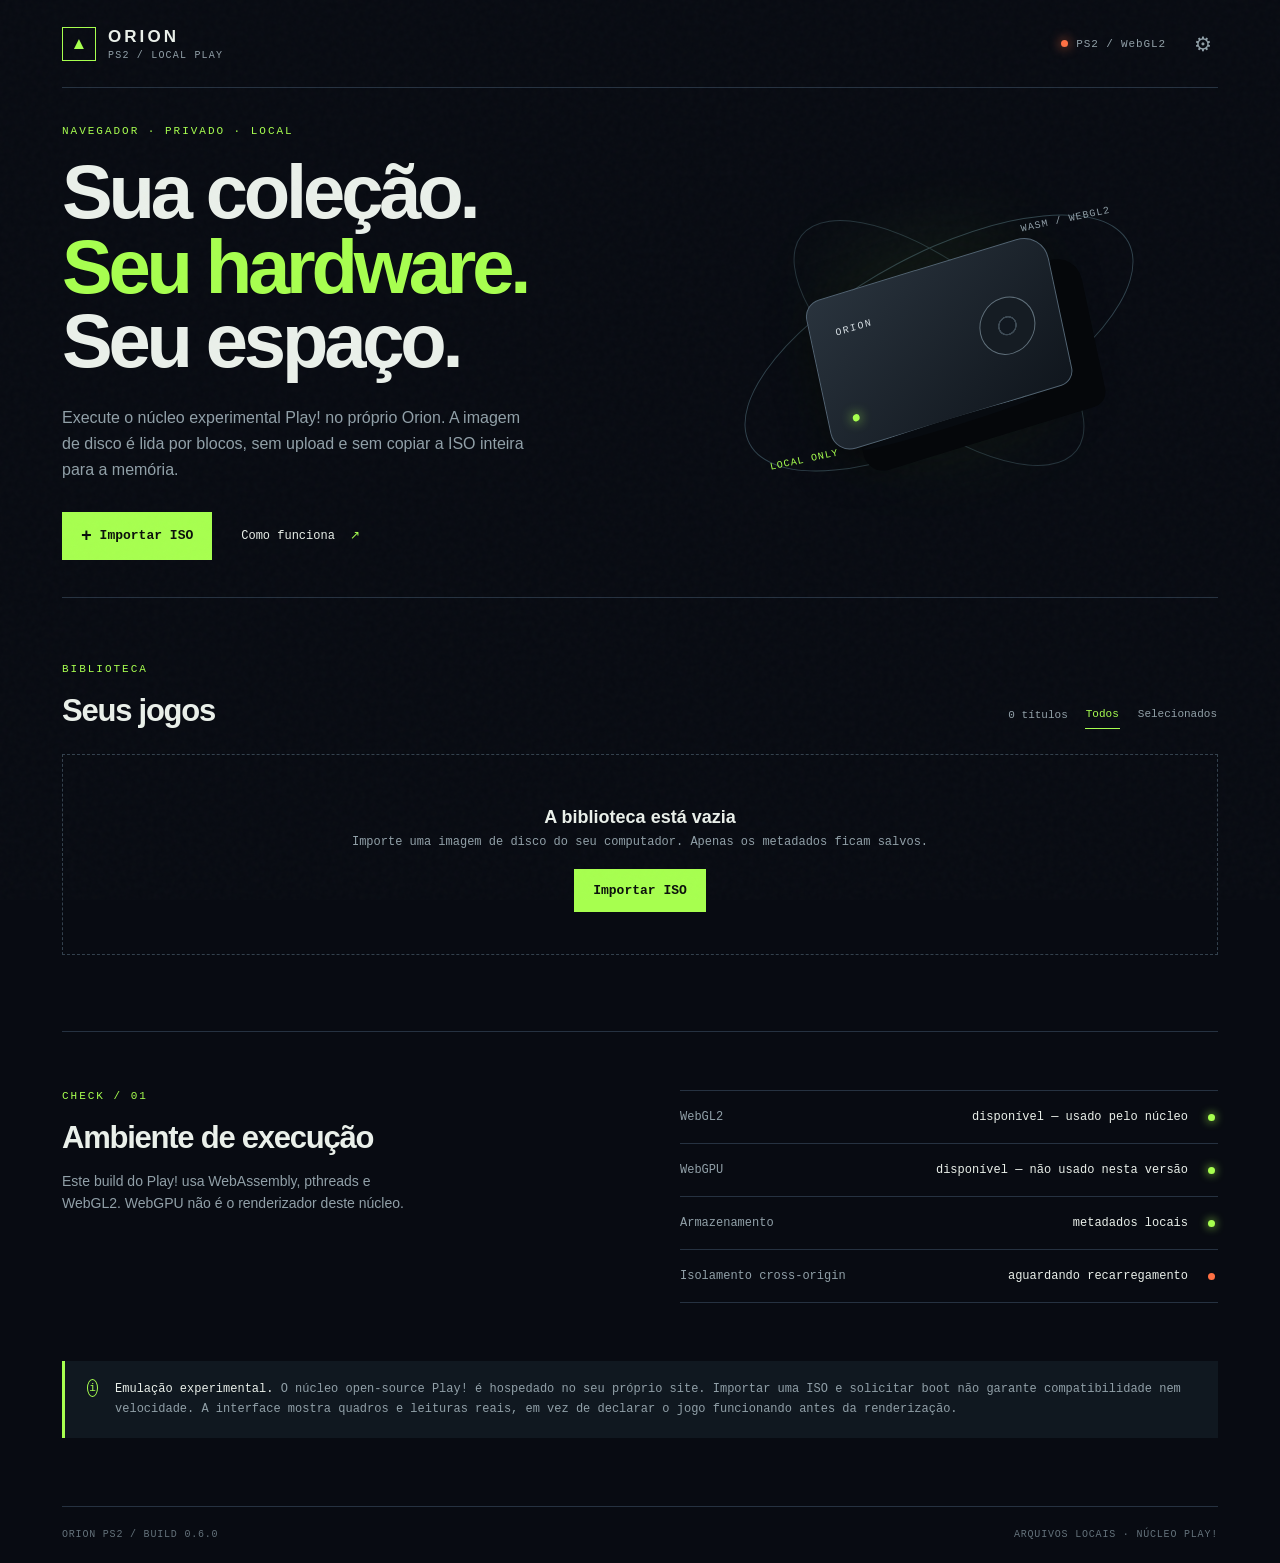
<file: index.html>
<!doctype html>
<html lang="pt-BR">
<head>
  <meta charset="UTF-8">
  <meta name="viewport" content="width=device-width, initial-scale=1">
  <meta name="theme-color" content="#080b12">
  <meta name="description" content="Orion PS2 — player experimental no navegador, com leitura local de discos por blocos e núcleo Play! WebAssembly.">
  <title>Orion PS2 — Player local</title>
  <link rel="icon" href="data:image/svg+xml,%3Csvg xmlns='http://www.w3.org/2000/svg' viewBox='0 0 100 100'%3E%3Crect width='100' height='100' rx='22' fill='%23080b12'/%3E%3Cpath d='M20 64 50 18l30 46H63l-13-22-13 22Z' fill='%23a7ff4f'/%3E%3C/svg%3E">
  <link rel="stylesheet" href="styles.css?v=0.4.1">
</head>
<body>
  <div class="noise"></div>
  <div class="shell">
    <header class="topbar"><a class="brand" href="#top" aria-label="Orion PS2 início"><span class="brand-mark">▲</span><span><strong>ORION</strong><small>PS2 / LOCAL PLAY</small></span></a><div class="top-actions"><span class="status-pill"><i></i><span id="gpuStatus">Verificando ambiente</span></span><button class="icon-btn" id="settingsBtn" aria-label="Abrir configurações">⚙</button></div></header>
    <main id="top">
      <section class="hero">
        <div class="hero-copy"><p class="eyebrow">NAVEGADOR · PRIVADO · LOCAL</p><h1>Sua coleção.<br><em>Seu hardware.</em><br>Seu espaço.</h1><p class="lede">Execute o núcleo experimental Play! no próprio Orion. A imagem de disco é lida por blocos, sem upload e sem copiar a ISO inteira para a memória.</p><div class="hero-actions"><button class="primary-btn" id="importGameBtn"><span>+</span> Importar ISO</button><button class="text-btn" id="howBtn">Como funciona <span>↗</span></button></div><input id="gameInput" type="file" accept=".iso,.bin,.chd,.cso,.isz" hidden></div>
        <div class="hero-visual" aria-label="Ilustração do console Orion"><div class="orbit orbit-one"></div><div class="orbit orbit-two"></div><div class="console-card"><div class="console-glow"></div><div class="console-shape"><span class="console-logo">ORION</span><span class="console-disc"></span><span class="console-led"></span></div><span class="floating-label label-a">WASM / WEBGL2</span><span class="floating-label label-b">LOCAL ONLY</span></div></div>
      </section>
      <section class="library-section"><div class="section-head"><div><p class="eyebrow">BIBLIOTECA</p><h2>Seus jogos</h2></div><div class="library-tools"><span id="gameCount">0 títulos</span><button class="filter-btn active" data-filter="all">Todos</button><button class="filter-btn" data-filter="selected">Selecionados</button></div></div><div id="libraryGrid" class="library-grid"></div></section>
      <section class="diagnostics"><div class="diag-heading"><p class="eyebrow">CHECK / 01</p><h2>Ambiente de execução</h2><p>Este build do Play! usa WebAssembly, pthreads e WebGL2. WebGPU não é o renderizador deste núcleo.</p></div><div class="diag-list">
        <div class="diag-row"><span>WebGL2</span><strong id="webglCheck">Verificando…</strong><i id="webglDot" class="diag-dot"></i></div>
        <div class="diag-row"><span>WebGPU</span><strong id="webgpuCheck">Verificando…</strong><i id="webgpuDot" class="diag-dot"></i></div>
        <div class="diag-row"><span>Armazenamento</span><strong id="storageCheck">Verificando…</strong><i id="storageDot" class="diag-dot"></i></div>
        <div class="diag-row"><span>Isolamento cross-origin</span><strong id="isolationCheck">Verificando…</strong><i id="isolationDot" class="diag-dot"></i></div>
      </div></section>
      <section class="notice"><span class="notice-icon">i</span><p><strong>Emulação experimental.</strong> O núcleo open-source Play! é hospedado no seu próprio site. Importar uma ISO e solicitar boot não garante compatibilidade nem velocidade. A interface mostra quadros e leituras reais, em vez de declarar o jogo funcionando antes da renderização.</p></section>
    </main>
    <footer><span>ORION PS2 / BUILD 0.6.0</span><span>ARQUIVOS LOCAIS · NÚCLEO PLAY!</span></footer>
  </div>
  <dialog id="howDialog"><button class="dialog-close" data-close aria-label="Fechar">×</button><p class="eyebrow">FLUXO LOCAL</p><h2>Como o Orion funciona</h2><ol><li>Aguarde a ativação do isolamento; a primeira visita pode recarregar automaticamente.</li><li>Selecione uma ISO extraída e disponível localmente — não um ZIP ou arquivo somente na nuvem.</li><li>O player lê pequenos blocos e solicita o boot ao núcleo.</li><li>Clique no canvas para usar o teclado. Start: Enter; botões: A/Z/S/X.</li></ol><p class="dialog-note">A biblioteca guarda apenas metadados por escolha de privacidade. Ao recarregar, selecione o arquivo novamente. O Play! não exige BIOS externa.</p></dialog>
  <dialog id="emulatorDialog" class="player-dialog"><button class="dialog-close" data-close aria-label="Fechar player">×</button><p class="eyebrow">PLAY! / WASM / WEBGL2</p><h2 id="emulatorName">Seu jogo</h2><p class="dialog-note" id="emulatorMessage" role="status">Aguardando arquivo…</p><div id="playerHost"></div><p id="playerStats" class="dialog-note"></p><button class="text-btn" id="retryFileBtn">Selecionar ISO novamente</button></dialog>
  <dialog id="settingsDialog"><button class="dialog-close" data-close aria-label="Fechar">×</button><p class="eyebrow">CONFIGURAÇÕES</p><h2>Ambiente local</h2><div class="settings-line"><label for="coreModeSelect">Núcleo PS2</label><select id="coreModeSelect" style="background:#101622;color:#eaf0ea;padding:8px;max-width:65%"><option value="optimized">Otimizado · cache nativo + 16 MiB</option><option value="compatibility">Anterior · compatibilidade + 4 MiB</option></select></div><div class="settings-line"><label for="graphicsProfileSelect">Gráficos · todos os jogos</label><select id="graphicsProfileSelect" style="background:#101622;color:#eaf0ea;padding:8px;max-width:65%"><option value="auto">Automático · highp + alpha dupla fonte</option><option value="legacy">Anteriores · perfil 0.5</option></select></div><p class="helper">Automático aplica o núcleo gráfico novo a toda a biblioteca e aos próximos jogos. Dupla fonte é usada apenas se a GPU/navegador suportarem; sem ela, highp continua ativo com fallback. Isso não elimina todos os bugs do Play!. O núcleo Anterior mantém também os gráficos antigos. Feche e inicie o jogo para aplicar.</p><div class="settings-line"><span>Renderizador</span><strong>WebGL2 · resolução nativa</strong></div><div class="settings-line"><span>BIOS externa</span><strong>Não necessária no Play!</strong></div><p class="helper">A ISO permanece no computador, sem upload. O caminho gráfico e a GPU usada aparecem abaixo do canvas. Não há filtro visual de cor nem modificação do jogo.</p><div class="settings-line"><span>Metadados da biblioteca</span><button class="danger-btn" id="clearLibraryBtn">Limpar</button></div></dialog>
  <div id="toast" class="toast" role="status"></div>
  <script type="module" src="app.js?v=0.6.0"></script>
</body>
</html>
</file>
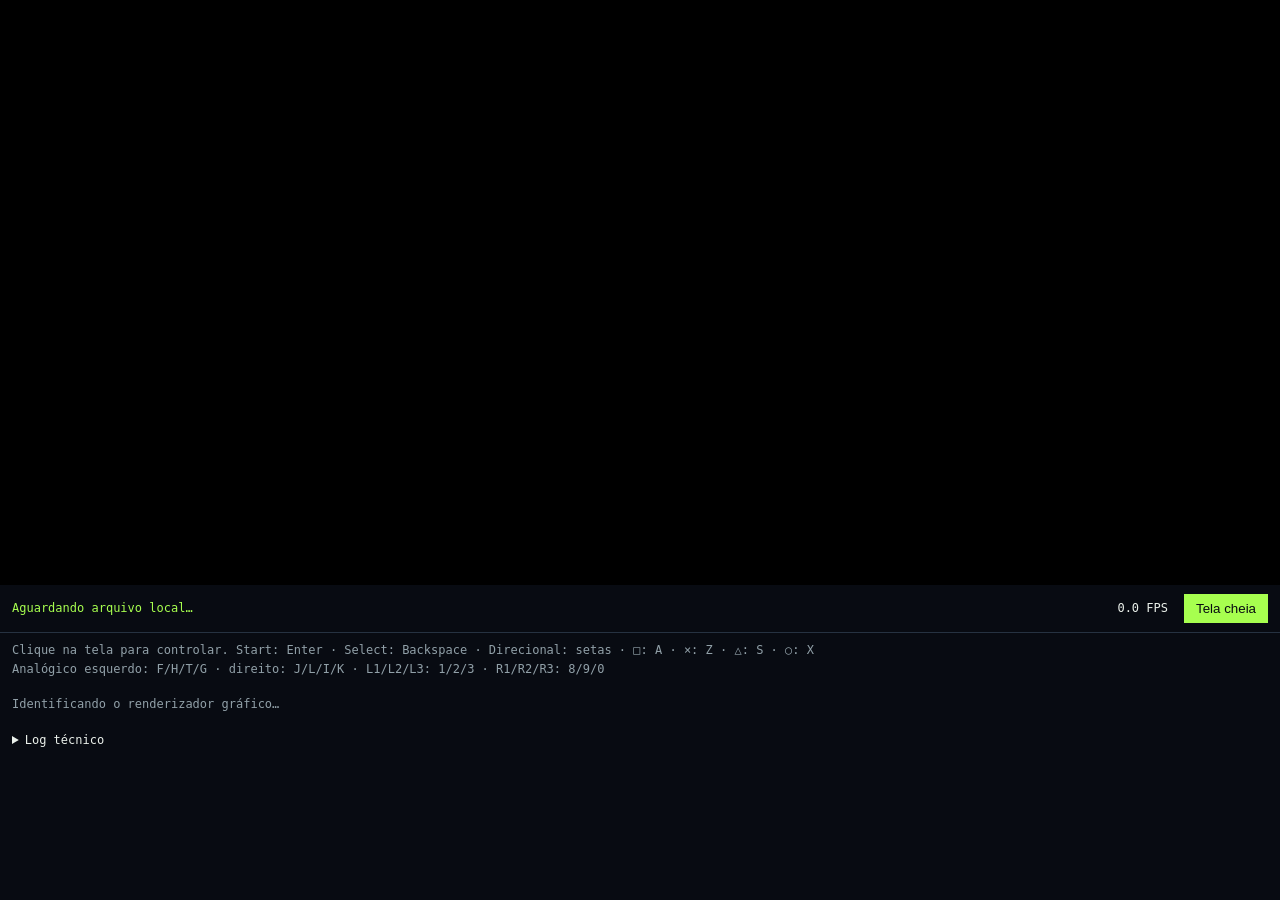
<file: player.html>
<!doctype html>
<html lang="pt-BR">
<head>
  <meta charset="utf-8">
  <meta name="viewport" content="width=device-width, initial-scale=1">
  <title>Orion — Player PS2</title>
  <style>
    :root { color-scheme: dark; }
    body { margin: 0; background: #080b12; color: #eaf0ea; font: 12px/1.6 monospace; }
    #outputCanvas { display: block; width: 100%; max-height: 65vh; aspect-ratio: 4/3; object-fit: contain; background: #000; outline: none; }
    #outputCanvas:focus { outline: 1px solid #a7ff4f; outline-offset: -1px; }
    .toolbar { display: flex; gap: 16px; align-items: center; padding: 9px 12px; border-bottom: 1px solid #263241; }
    #status { flex: 1; color: #a7ff4f; }
    button { background: #a7ff4f; color: #080b12; border: 0; padding: 7px 12px; cursor: pointer; }
    .help { padding: 8px 12px; color: #91a0a8; }
    details { padding: 8px 12px; }
    pre { white-space: pre-wrap; max-height: 130px; overflow: auto; color: #91a0a8; }
  </style>
</head>
<body>
  <canvas id="outputCanvas" width="640" height="480" tabindex="0" aria-label="Tela do emulador PS2 — clique para usar o teclado"></canvas>
  <div class="toolbar"><span id="status" role="status">Aguardando arquivo local…</span><span id="fps">0.0 FPS</span><button id="fullscreenBtn">Tela cheia</button></div>
  <div class="help">Clique na tela para controlar. Start: Enter · Select: Backspace · Direcional: setas · □: A · ×: Z · △: S · ○: X<br>Analógico esquerdo: F/H/T/G · direito: J/L/I/K · L1/L2/L3: 1/2/3 · R1/R2/R3: 8/9/0</div>
  <div class="help" id="gpuInfo">Identificando o renderizador gráfico…</div>
  <details id="logPanel"><summary>Log técnico</summary><pre id="logs"></pre></details>
  <script type="module" src="player.js?v=0.6.0"></script>
</body>
</html>
</file>
<file: styles.css>
:root{--bg:#080b12;--panel:#101620;--panel2:#151d29;--line:#263241;--text:#eaf0ea;--muted:#91a0a8;--lime:#a7ff4f;--orange:#ff7043;--blue:#78a6ff;--mono:'DM Mono',monospace;--sans:'Space Grotesk',sans-serif}*{box-sizing:border-box}html{scroll-behavior:smooth}body{margin:0;background:var(--bg);color:var(--text);font-family:var(--sans);min-height:100vh}.noise{position:fixed;inset:0;pointer-events:none;opacity:.035;background-image:url("data:image/svg+xml,%3Csvg viewBox='0 0 180 180' xmlns='http://www.w3.org/2000/svg'%3E%3Cfilter id='n'%3E%3CfeTurbulence type='fractalNoise' baseFrequency='.9' numOctaves='3' stitchTiles='stitch'/%3E%3C/filter%3E%3Crect width='100%25' height='100%25' filter='url(%23n)' opacity='.7'/%3E%3C/svg%3E")}.shell{max-width:1240px;margin:auto;padding:0 42px}.topbar{height:88px;display:flex;align-items:center;justify-content:space-between;border-bottom:1px solid var(--line)}.brand{display:flex;gap:12px;align-items:center;color:var(--text);text-decoration:none}.brand-mark{display:grid;place-items:center;width:34px;height:34px;border:1px solid var(--lime);color:var(--lime);font-size:17px;transform:rotate(0deg)}.brand strong{font-size:17px;letter-spacing:.18em;display:block}.brand small{display:block;color:var(--muted);font:10px var(--mono);letter-spacing:.12em;margin-top:3px}.top-actions{display:flex;align-items:center;gap:22px}.status-pill{color:var(--muted);font:11px var(--mono);letter-spacing:.08em;display:flex;align-items:center;gap:8px}.status-pill i{width:7px;height:7px;border-radius:50%;background:var(--orange);display:inline-block;box-shadow:0 0 12px var(--orange)}.icon-btn{background:transparent;border:0;color:var(--muted);font-size:20px;cursor:pointer}.hero{min-height:510px;display:grid;grid-template-columns:1fr 1fr;gap:40px;align-items:center;border-bottom:1px solid var(--line)}.eyebrow{color:var(--lime);font:11px var(--mono);letter-spacing:.18em;margin:0 0 18px}.hero h1{font-size:clamp(42px,6vw,76px);line-height:.98;letter-spacing:-.055em;margin:0;font-weight:600}.hero h1 em{color:var(--lime);font-style:normal}.lede{max-width:470px;color:var(--muted);font-size:16px;line-height:1.65;margin:26px 0 28px}.hero-actions{display:flex;gap:23px;align-items:center}.primary-btn,.secondary-btn{border:0;background:var(--lime);color:#0a100b;padding:14px 19px;font:600 13px var(--mono);cursor:pointer;transition:transform .2s,box-shadow .2s}.primary-btn:hover,.secondary-btn:hover{transform:translateY(-2px);box-shadow:0 8px 28px #a7ff4f22}.primary-btn span{font-size:18px;vertical-align:-2px}.text-btn{color:var(--text);background:none;border:0;font:12px var(--mono);cursor:pointer}.text-btn span{color:var(--lime);margin-left:8px}.hero-visual{height:400px;position:relative;display:grid;place-items:center;overflow:hidden}.orbit{position:absolute;border:1px solid #31434d;border-radius:50%;transform:rotate(-28deg)}.orbit-one{width:430px;height:180px}.orbit-two{width:350px;height:150px;transform:rotate(38deg);border-color:#27353e}.console-card{width:390px;height:280px;position:relative;display:grid;place-items:center;transform:rotate(-12deg)}.console-glow{position:absolute;width:180px;height:180px;background:var(--lime);opacity:.09;filter:blur(50px)}.console-shape{width:250px;height:154px;background:linear-gradient(145deg,#29333d,#10161d);border:1px solid #536473;border-radius:16px 28px 14px 22px;transform:skewY(-5deg);box-shadow:28px 30px 0 #05070a,0 14px 40px #0008;position:relative;padding:25px}.console-shape:after{content:'';position:absolute;bottom:-8px;left:28px;width:180px;height:8px;background:#070b10;border-radius:50%}.console-logo{font:10px var(--mono);color:#d5dde2;letter-spacing:.16em}.console-disc{position:absolute;right:25px;top:51px;width:57px;height:57px;border-radius:50%;border:1px solid #60707b;background:radial-gradient(circle,#111820 0 20%,#3d4a54 21% 24%,#151c23 25% 100%)}.console-led{position:absolute;left:24px;bottom:25px;width:7px;height:7px;background:var(--lime);border-radius:50%;box-shadow:0 0 12px var(--lime)}.floating-label{position:absolute;font:10px var(--mono);color:var(--muted);letter-spacing:.1em}.label-a{top:40px;right:0}.label-b{bottom:48px;left:4px;color:var(--lime)}.library-section{padding:65px 0}.section-head{display:flex;align-items:end;justify-content:space-between;margin-bottom:25px}.section-head h2,.diag-heading h2,dialog h2{font-size:31px;letter-spacing:-.04em;margin:0}.library-tools{display:flex;align-items:center;gap:17px;color:var(--muted);font:11px var(--mono)}.filter-btn{color:var(--muted);background:transparent;border:0;border-bottom:1px solid transparent;padding:8px 1px;font:11px var(--mono);cursor:pointer}.filter-btn.active{color:var(--lime);border-color:var(--lime)}.library-grid{min-height:212px}.empty-state{border:1px dashed #33414d;padding:42px;text-align:center}.empty-icon{color:var(--lime);font-size:42px}.empty-state h3{margin:10px 0 7px;font-size:18px}.empty-state p{color:var(--muted);font:12px var(--mono);margin:0 0 20px}.game-card{background:var(--panel);border:1px solid var(--line);min-height:230px;position:relative;display:flex;flex-direction:column;justify-content:space-between;padding:22px;overflow:hidden}.game-card:before{content:'';position:absolute;inset:0;background:linear-gradient(135deg,#a7ff4f0b,transparent 45%);pointer-events:none}.game-art{height:100px;margin:-22px -22px 17px;background:radial-gradient(circle at 72% 20%,#5b6e3b,#1b2530 31%,#101620 65%);display:grid;place-items:center;color:#dce9cc;font-size:30px;font-weight:600}.game-info{position:relative}.game-name{font-size:17px;font-weight:600;margin:0 0 7px;white-space:nowrap;overflow:hidden;text-overflow:ellipsis}.game-meta{color:var(--muted);font:10px var(--mono)}.card-actions{display:flex;align-items:center;justify-content:space-between;margin-top:18px}.play-btn{background:var(--lime);border:0;padding:9px 13px;font:600 11px var(--mono);cursor:pointer}.delete-btn{border:0;color:var(--muted);background:transparent;cursor:pointer}.diagnostics{border-top:1px solid var(--line);padding:58px 0;display:grid;grid-template-columns:1fr 1fr;gap:80px}.diag-heading p:not(.eyebrow){color:var(--muted);font-size:14px;line-height:1.6;max-width:350px}.diag-list{border-top:1px solid var(--line)}.diag-row{padding:19px 0;border-bottom:1px solid var(--line);display:grid;grid-template-columns:1fr auto 10px;align-items:center;gap:20px;font:12px var(--mono)}.diag-row span{color:var(--muted)}.diag-row strong{font-weight:400}.diag-dot{width:7px;height:7px;border-radius:50%;background:var(--orange)}.diag-dot.ok{background:var(--lime);box-shadow:0 0 10px var(--lime)}.notice{background:#101820;border-left:3px solid var(--lime);padding:18px 22px;display:flex;gap:17px;align-items:flex-start;margin-bottom:68px}.notice-icon{color:var(--lime);border:1px solid var(--lime);border-radius:50%;font:11px var(--mono);width:18px;height:18px;text-align:center;line-height:17px}.notice p{margin:0;color:var(--muted);font:12px/1.7 var(--mono)}.notice strong{color:var(--text);font-weight:500}footer{border-top:1px solid var(--line);padding:22px 0;display:flex;justify-content:space-between;color:#63717a;font:10px var(--mono);letter-spacing:.08em}dialog{background:var(--panel2);color:var(--text);border:1px solid var(--line);width:min(500px,calc(100% - 32px));padding:32px;box-shadow:0 25px 90px #000b}dialog::backdrop{background:#000b;backdrop-filter:blur(4px)}dialog h2{margin-bottom:23px}dialog ol{padding-left:21px;color:var(--muted);font:13px/1.8 var(--mono)}dialog li{margin:9px 0}dialog b{color:var(--text)}.dialog-close{position:absolute;right:17px;top:13px;background:none;border:0;color:var(--muted);font-size:25px;cursor:pointer}.dialog-note,.helper{color:var(--muted);font:11px/1.6 var(--mono)}.file-label{display:flex;justify-content:space-between;padding:15px 0;border-bottom:1px solid var(--line);font:12px var(--mono);cursor:pointer}.file-label span{color:var(--lime)}.settings-line{display:flex;justify-content:space-between;align-items:center;padding:16px 0;border-bottom:1px solid var(--line);font:11px var(--mono)}.settings-line span{color:var(--muted)}.settings-line strong{font-weight:400}.danger-btn{background:transparent;border:1px solid #70443d;color:#ff9278;padding:7px 10px;font:11px var(--mono);cursor:pointer}.toast{position:fixed;bottom:25px;left:50%;transform:translate(-50%,20px);opacity:0;background:var(--lime);color:#09100b;padding:13px 18px;font:11px var(--mono);transition:.25s;pointer-events:none;z-index:4}.toast.show{opacity:1;transform:translate(-50%,0)}@media(max-width:760px){.shell{padding:0 20px}.topbar{height:72px}.status-pill{display:none}.hero{grid-template-columns:1fr;min-height:0;padding:65px 0 30px}.hero-visual{height:280px}.console-card{transform:scale(.78) rotate(-12deg)}.section-head{align-items:start;gap:15px;flex-direction:column}.library-tools{width:100%;justify-content:space-between}.diagnostics{grid-template-columns:1fr;gap:32px;padding:45px 0}.notice{margin-bottom:40px}footer{font-size:8px}.label-a{right:25px}.label-b{left:25px}}

/* Player integrado e fontes do sistema: nenhuma dependência visual externa. */
:root { --mono: 'Cascadia Code', Consolas, monospace; --sans: 'Segoe UI', Arial, sans-serif; }
.game-grid { display: grid; grid-template-columns: repeat(auto-fit,minmax(230px,1fr)); gap: 14px; }
.player-dialog { width: min(880px,calc(100% - 28px)); max-height: 95vh; overflow-y: auto; padding: 25px; }
.player-dialog h2 { font-size: 26px; margin-bottom: 10px; }
#playerHost iframe { width: 100%; height: min(690px,76vh); min-height: 410px; border: 1px solid var(--line); background: #080b12; }
#emulatorMessage { min-height: 36px; }
#playerStats { color: var(--lime); }
@media(max-width:760px) { .diag-row { gap: 10px; font-size: 10px; } .player-dialog { padding: 16px; } #playerHost iframe { min-height: 330px; height: 62vh; } }
</file>
